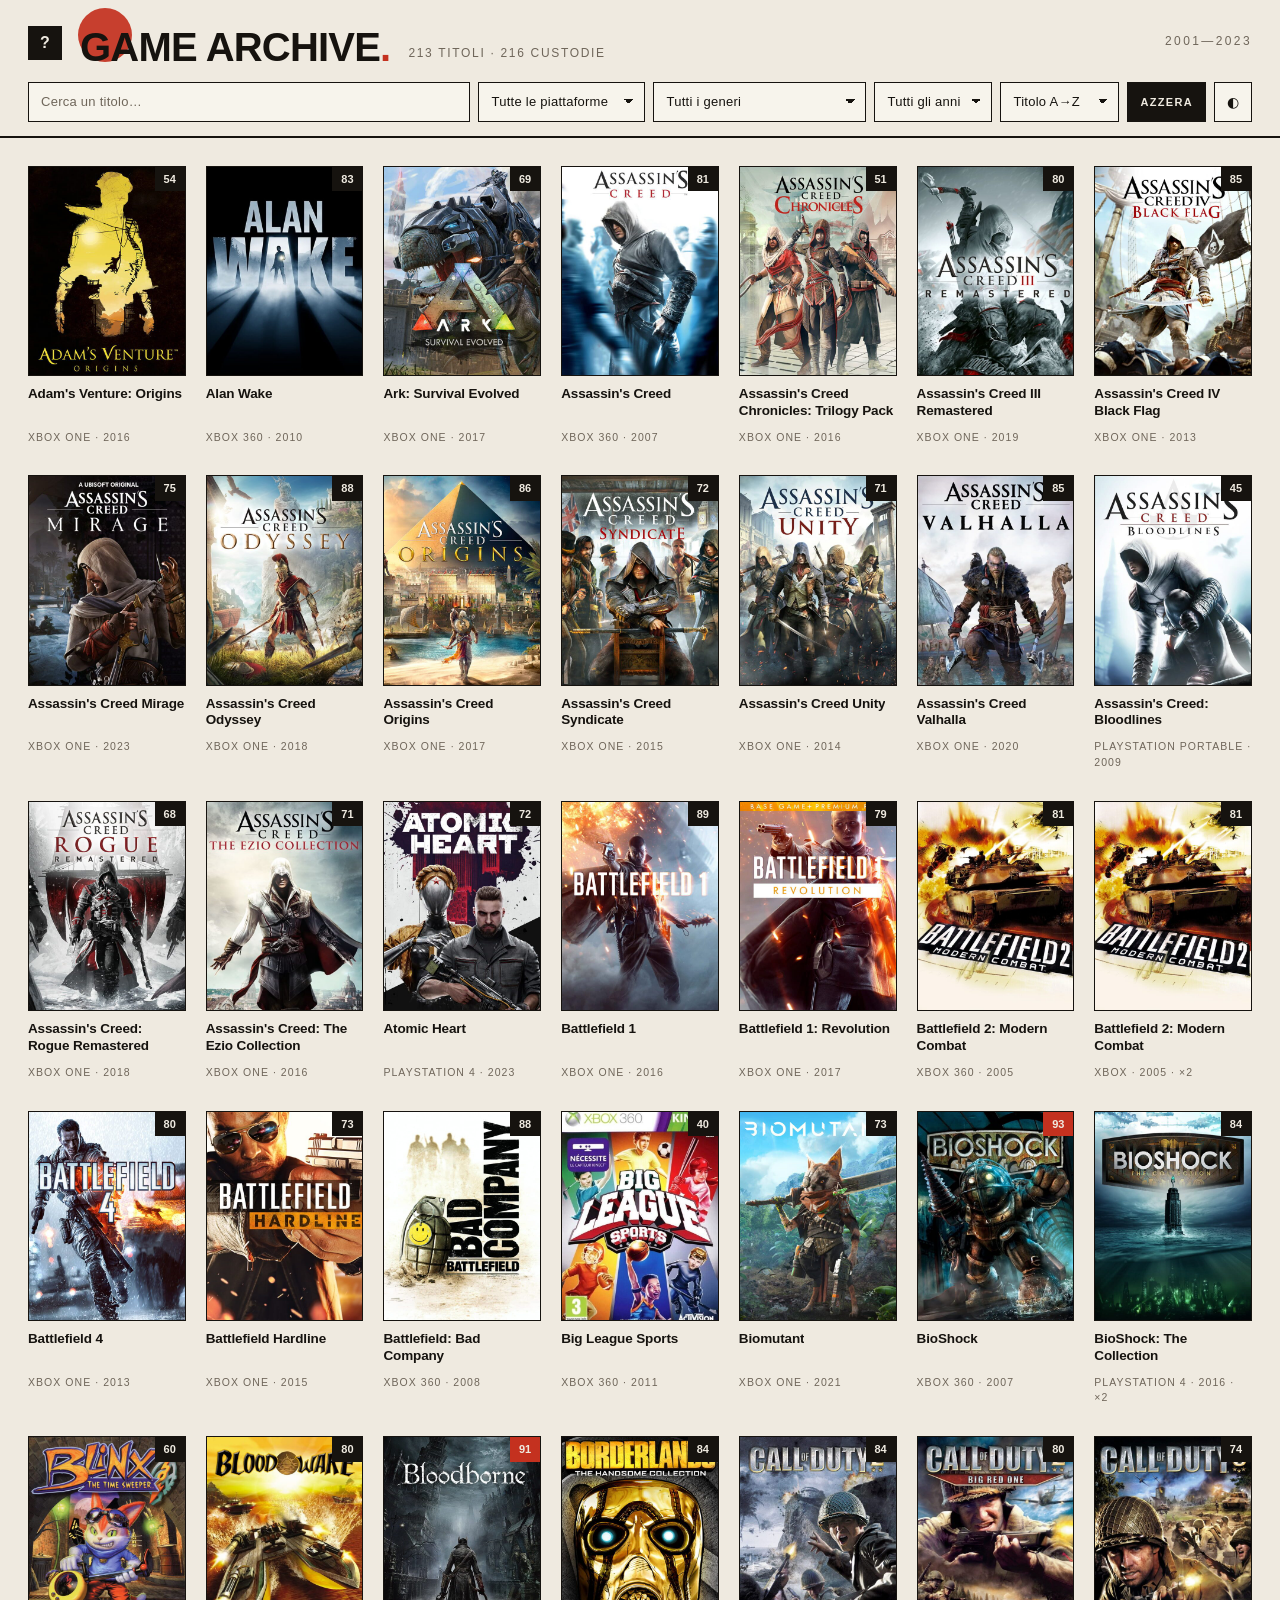
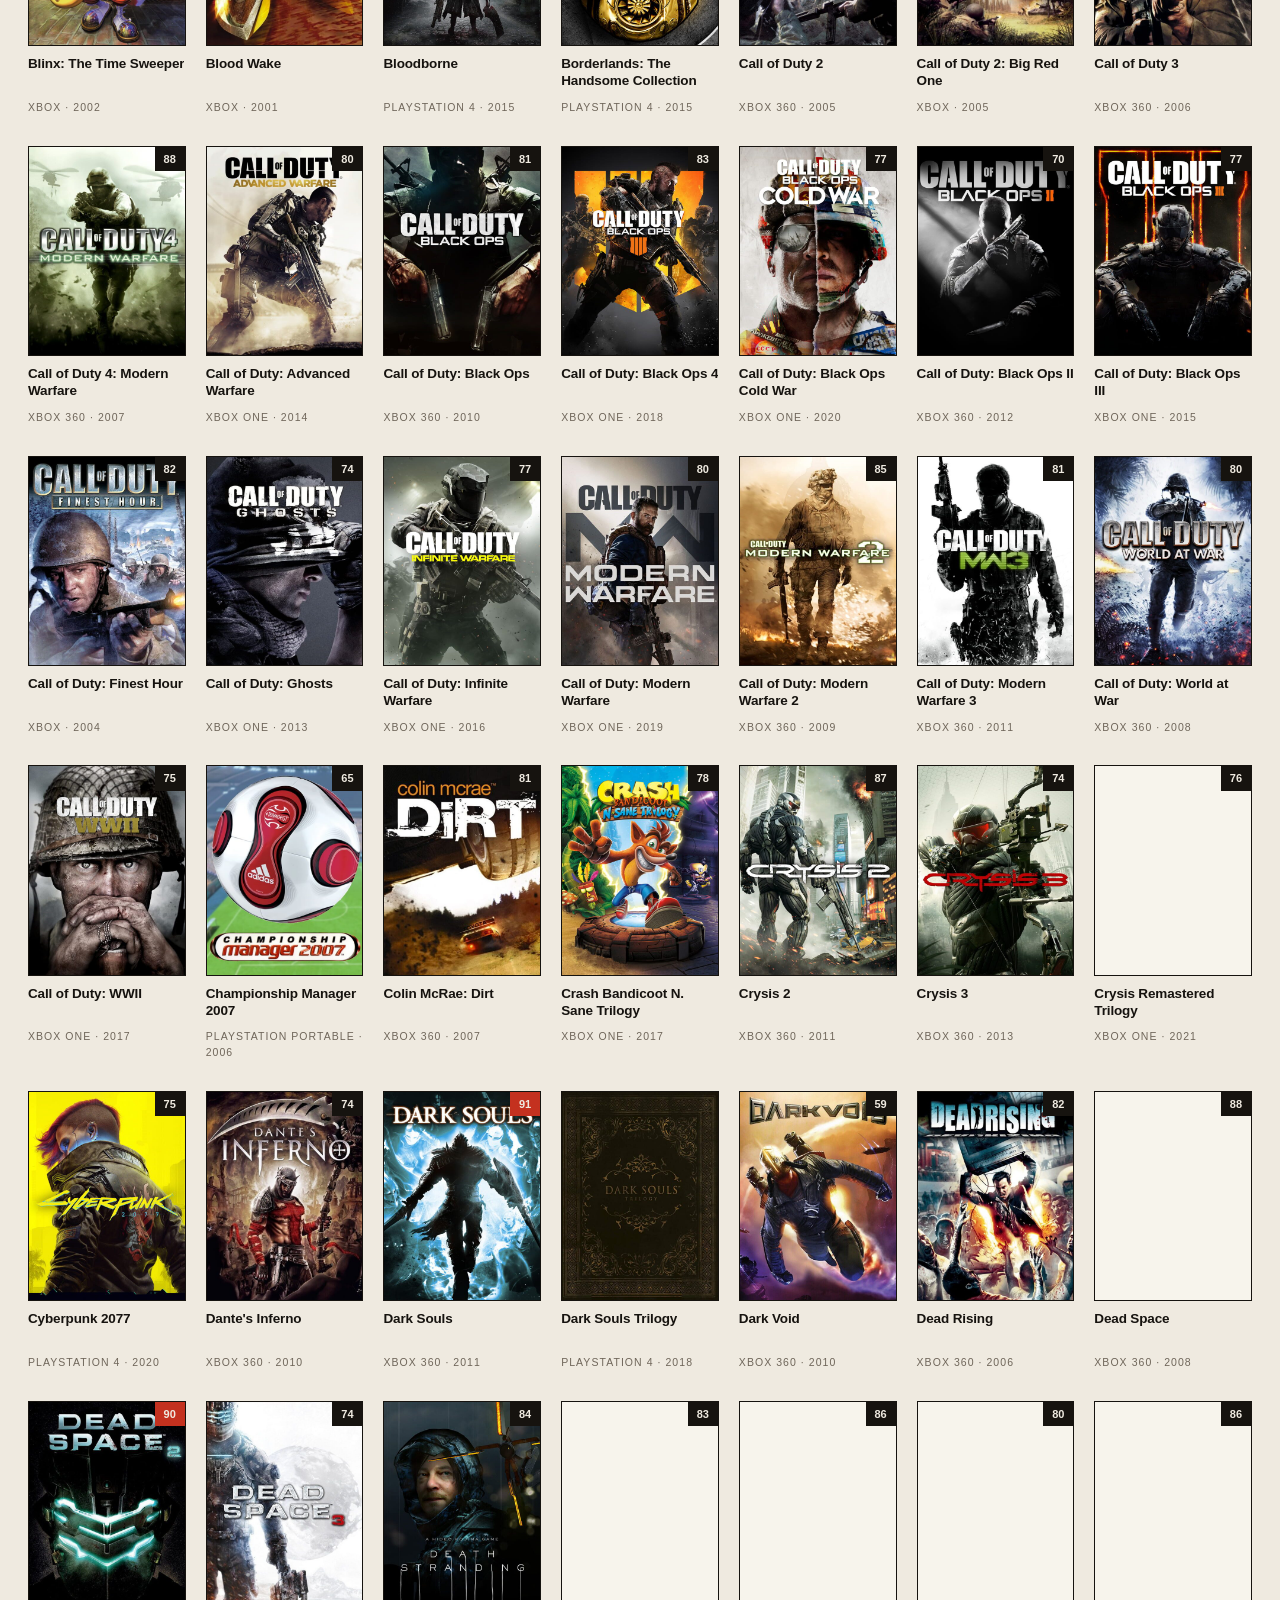
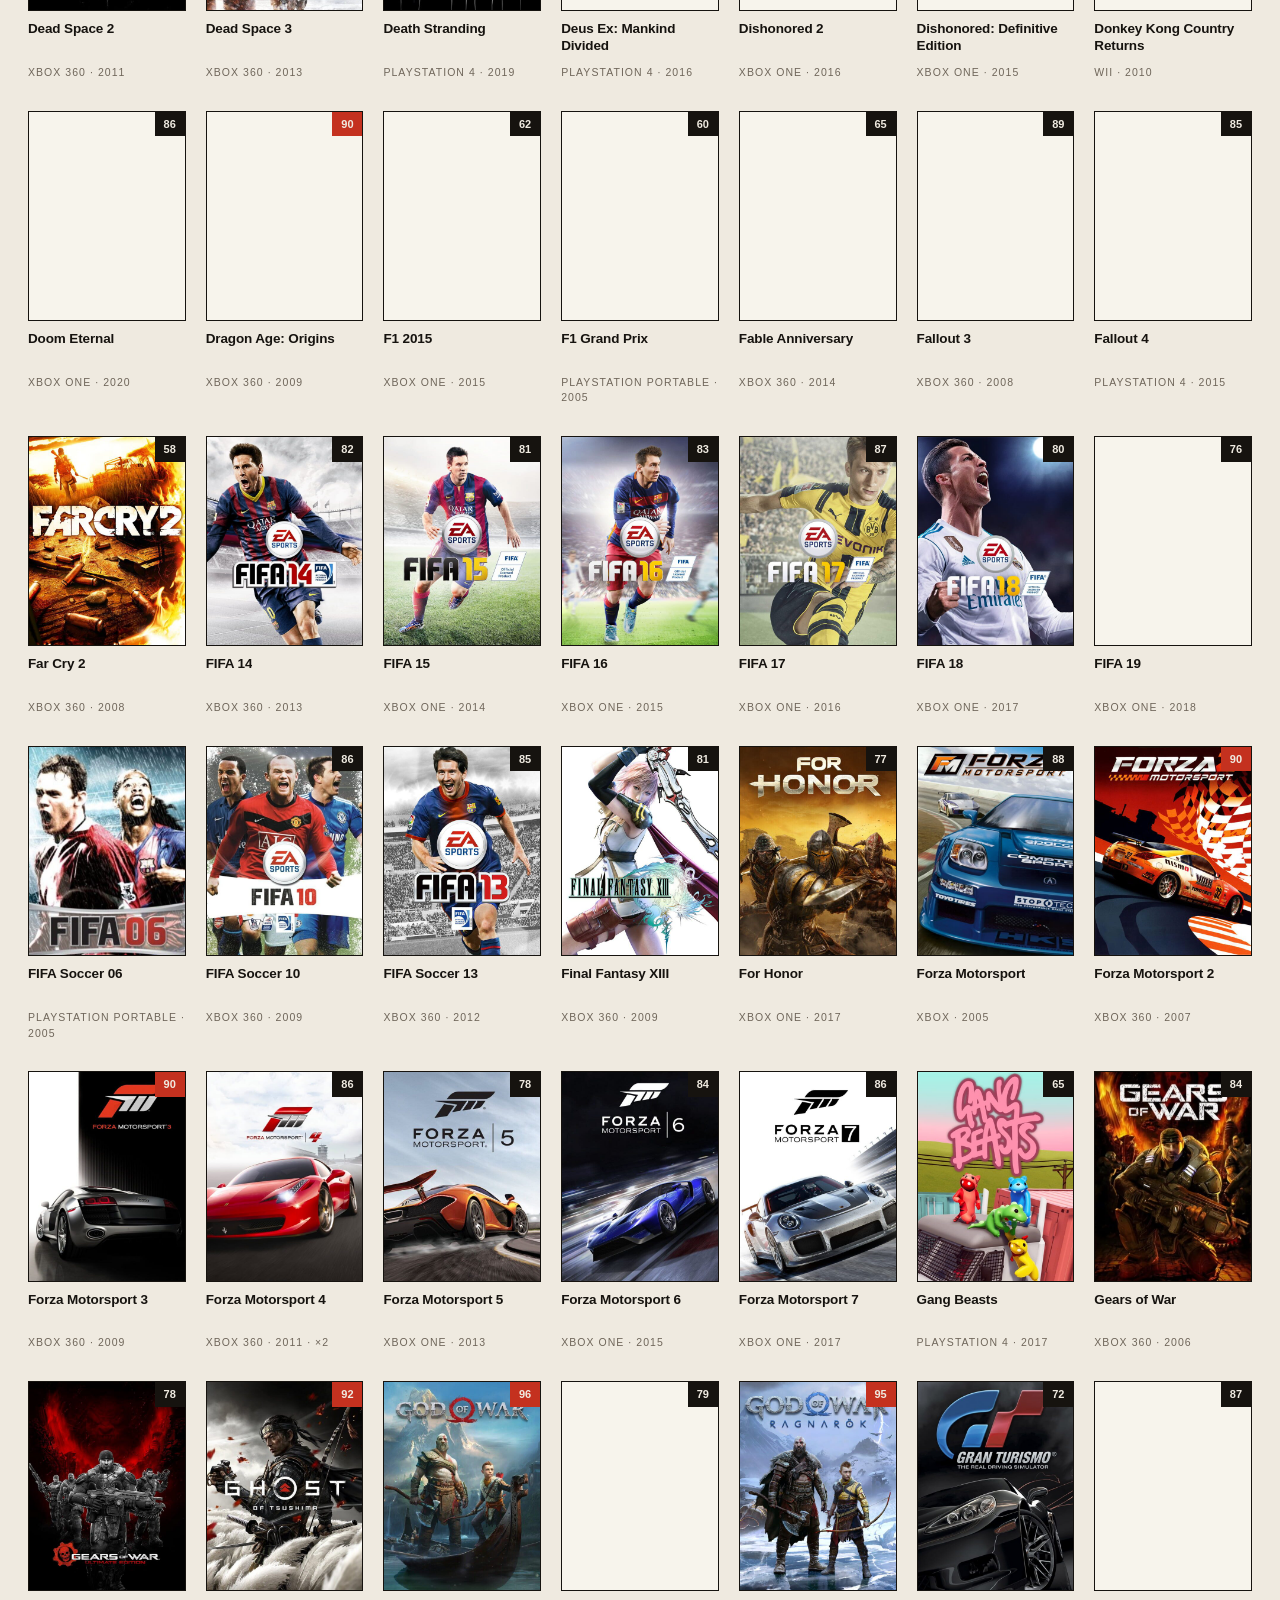
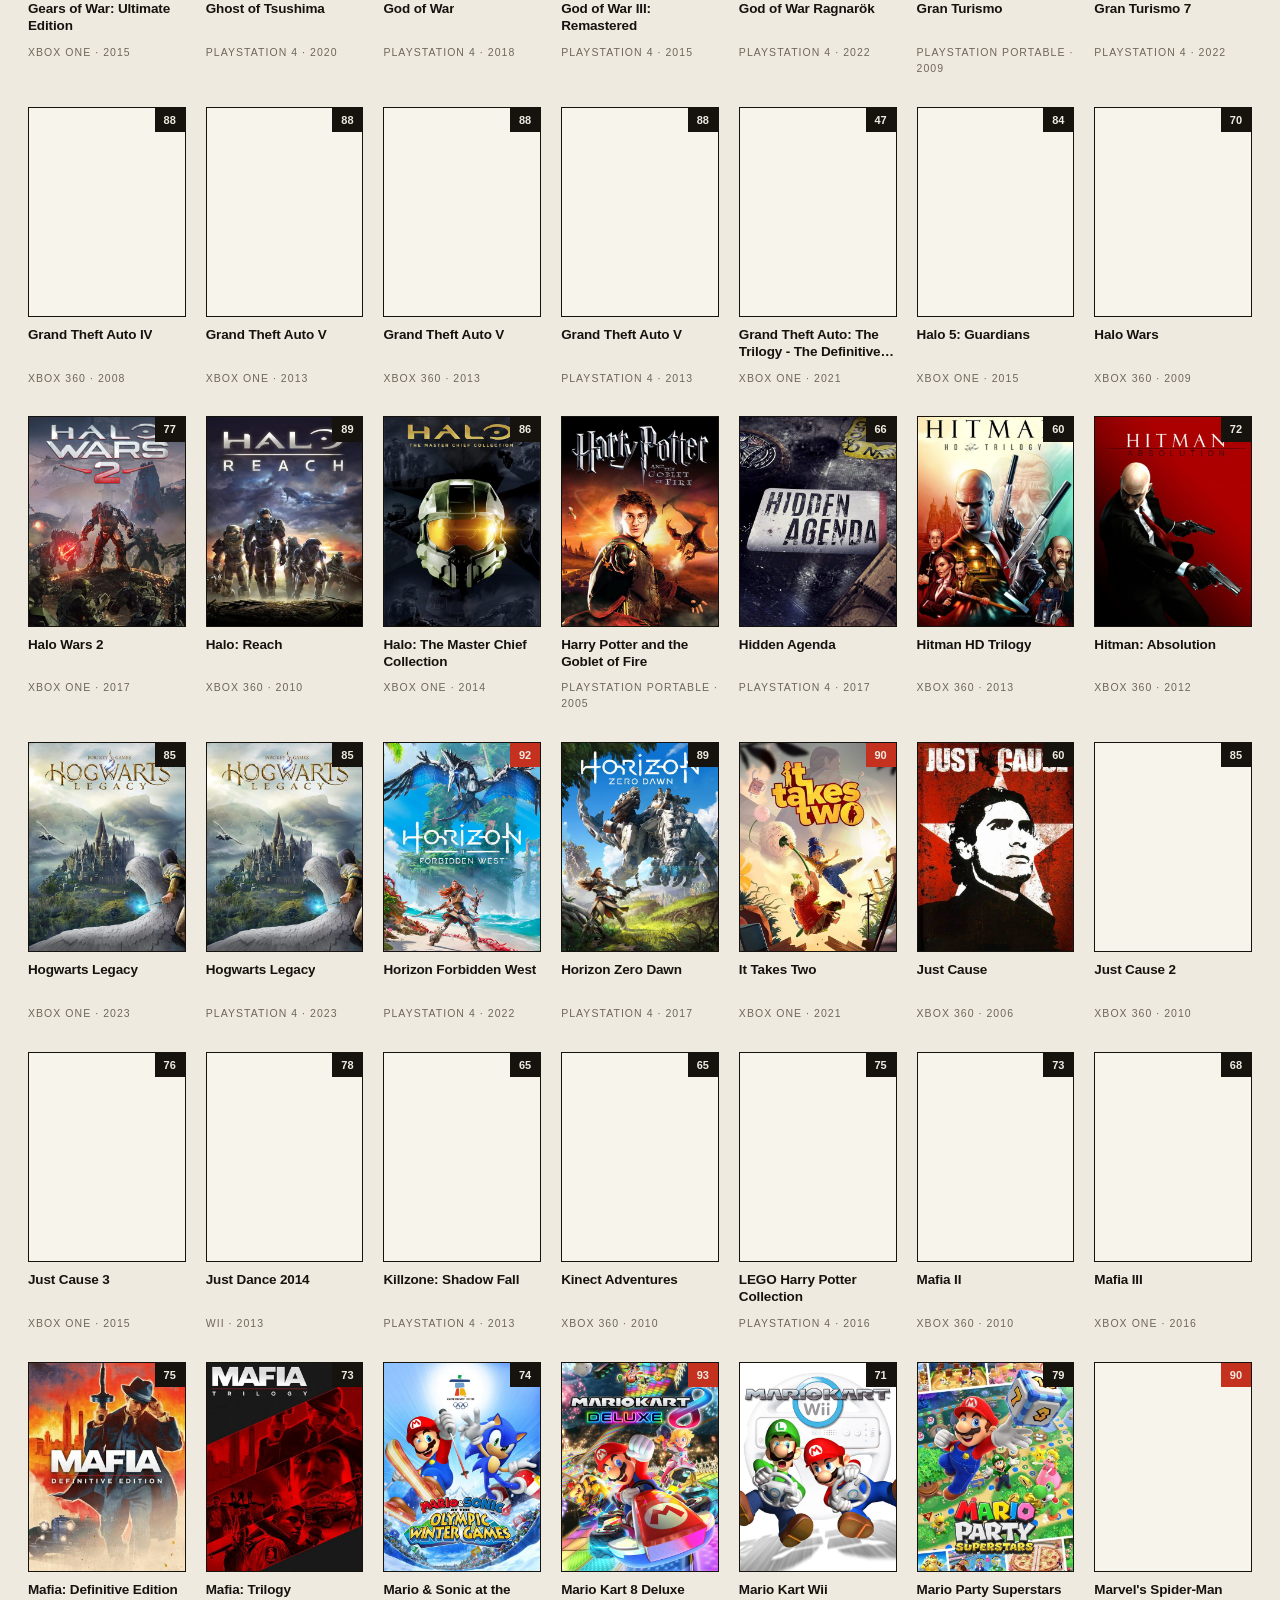
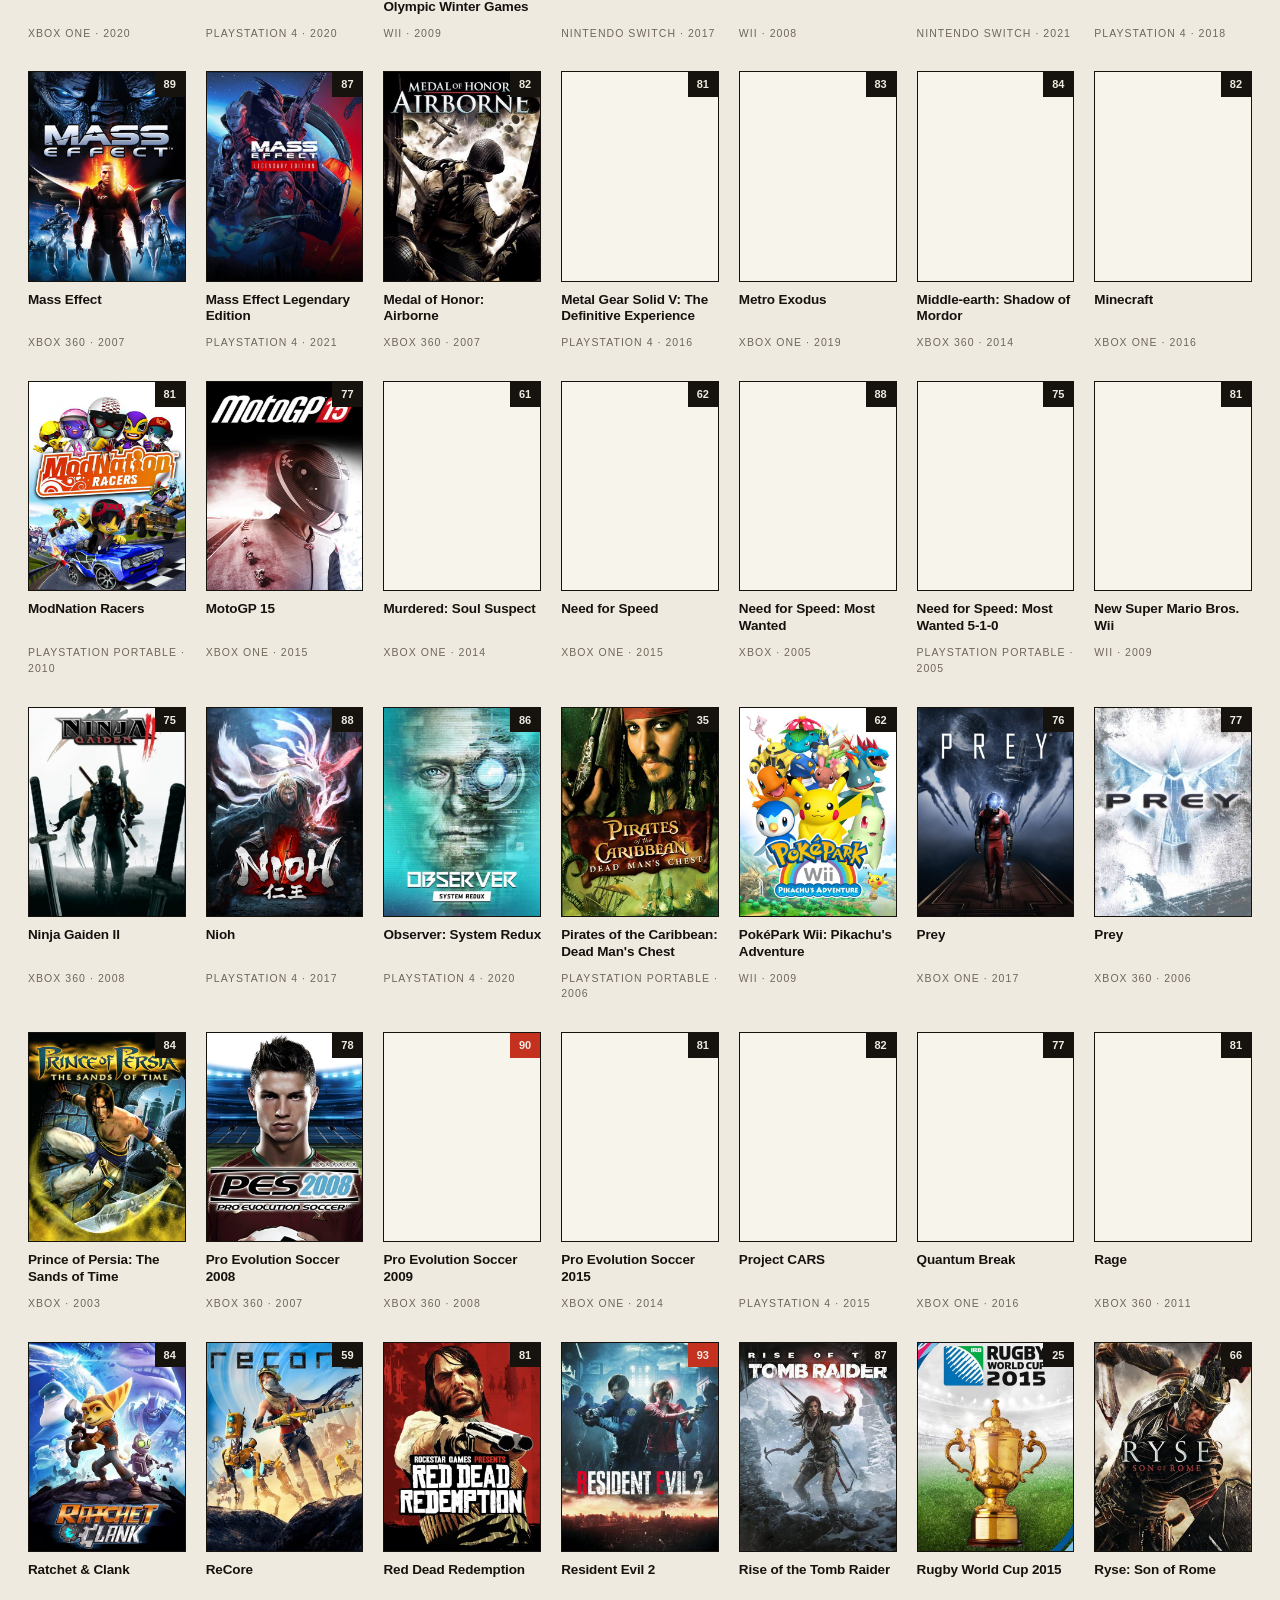
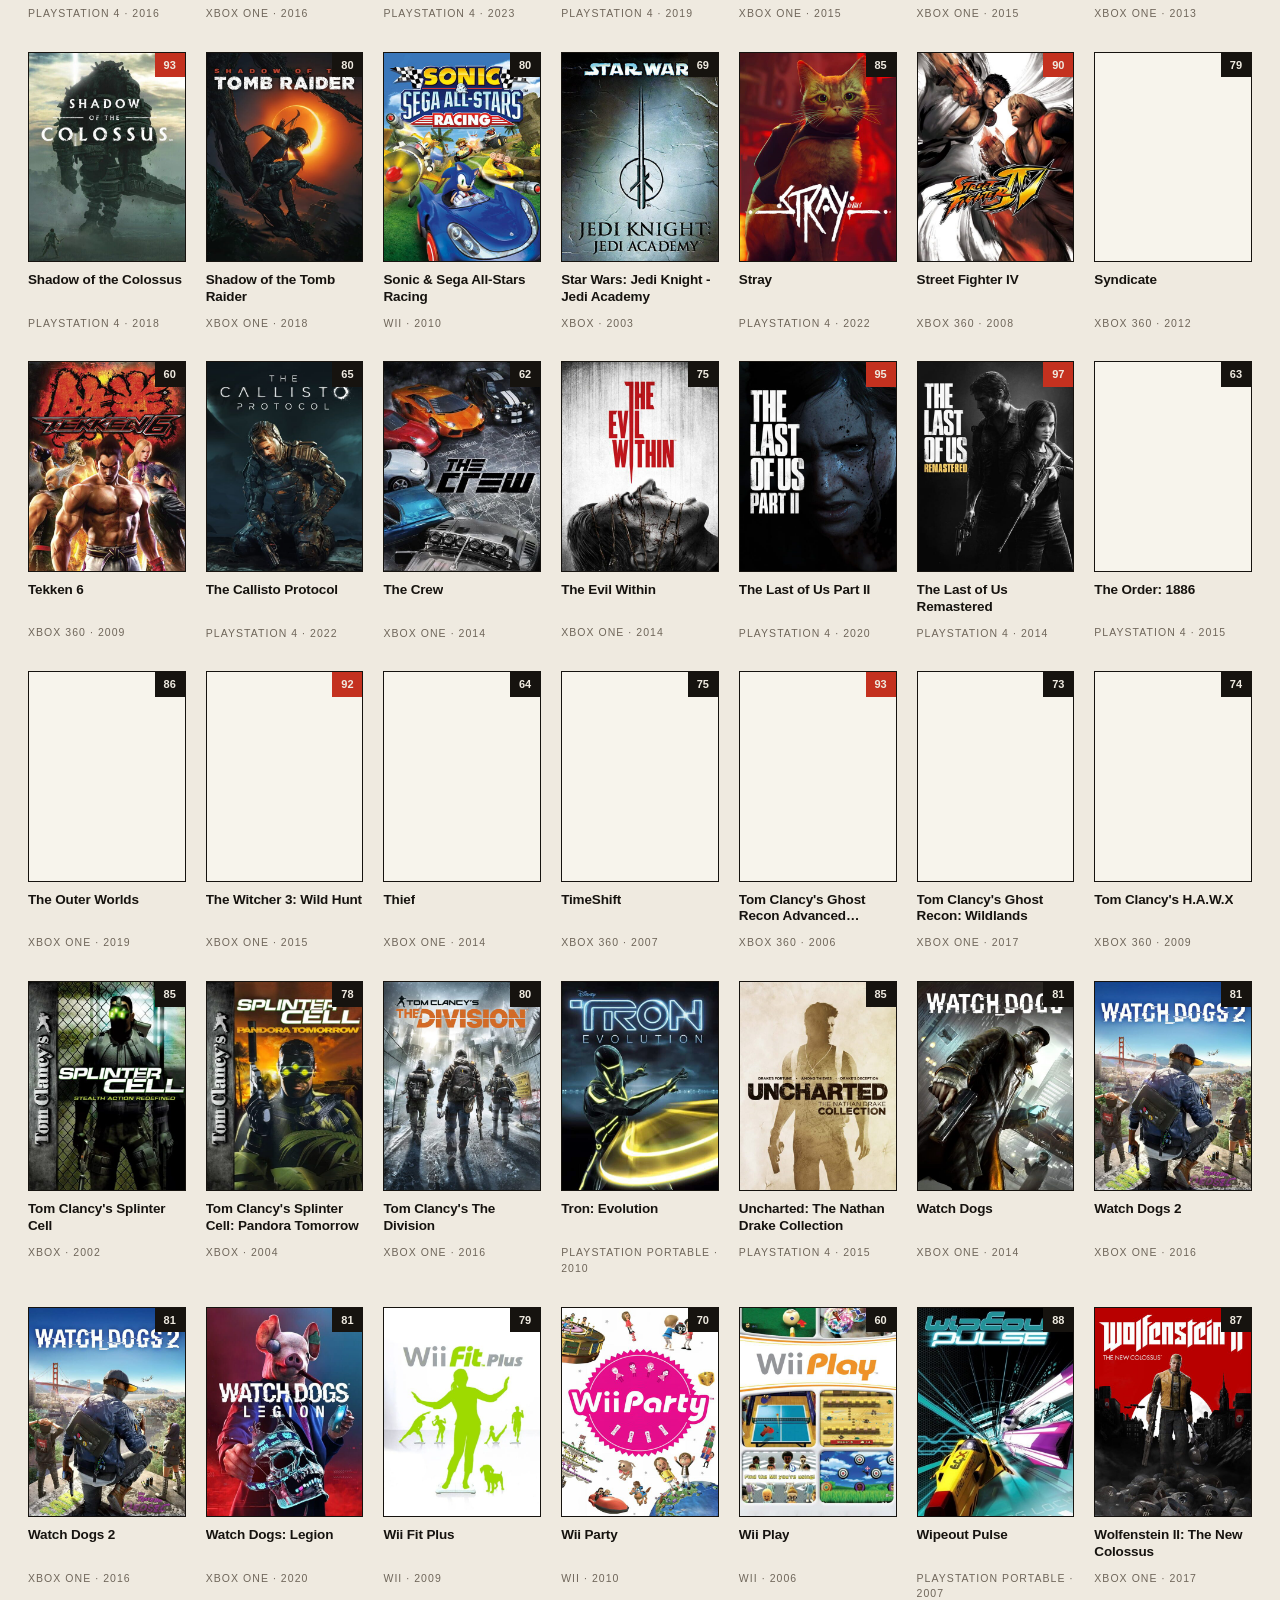
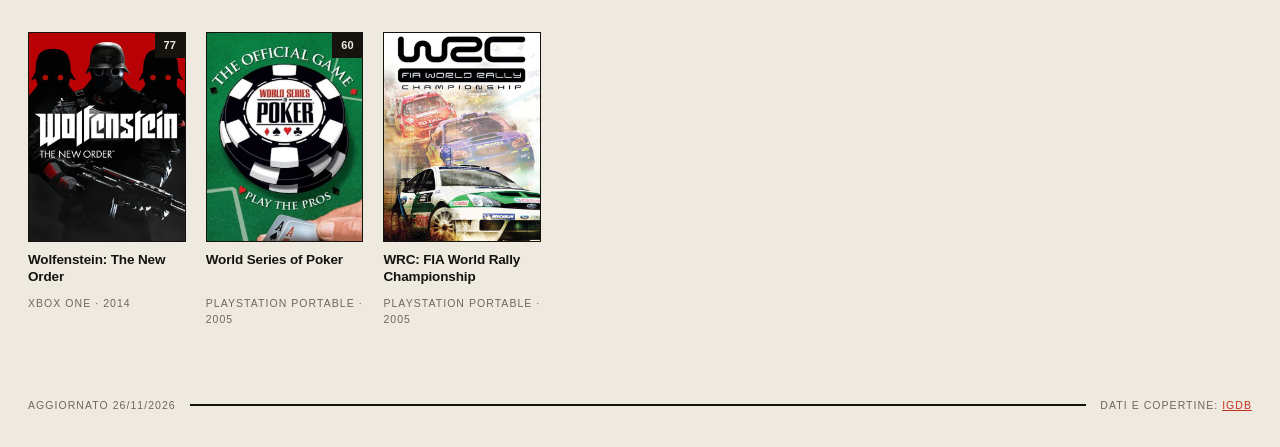
<file: site/index.html>
<!DOCTYPE html>
<html lang="it">
<head>
<meta charset="utf-8">
<meta name="viewport" content="width=device-width, initial-scale=1">
<title>Game Archive</title>
<meta name="description" content="Archivio personale della collezione di videogiochi: titoli, piattaforme, anni e copertine, con schede IGDB.">
<link rel="canonical" href="https://games.byluke.org/">
<meta property="og:type" content="website">
<meta property="og:locale" content="it_IT">
<meta property="og:site_name" content="Game Archive">
<meta property="og:url" content="https://games.byluke.org/">
<meta property="og:title" content="Game Archive">
<meta property="og:description" content="Archivio personale della collezione di videogiochi: titoli, piattaforme, anni e copertine, con schede IGDB.">
<meta property="og:image" content="https://games.byluke.org/og.png">
<meta property="og:image:type" content="image/png">
<meta property="og:image:width" content="1200">
<meta property="og:image:height" content="630">
<meta property="og:image:alt" content="Game Archive, manifesto della collezione di videogiochi su games.byluke.org.">
<meta name="twitter:card" content="summary_large_image">
<meta name="twitter:title" content="Game Archive">
<meta name="twitter:description" content="Archivio personale della collezione di videogiochi: titoli, piattaforme, anni e copertine, con schede IGDB.">
<meta name="twitter:image" content="https://games.byluke.org/og.png">
<link rel="icon" href="favicon.svg" type="image/svg+xml">
<link rel="stylesheet" href="styles.css">
</head>
<body>
<header class="topbar">
  <div class="topbar-row">
    <a class="nav-btn" href="consigliati.html" title="Giochi consigliati per te" aria-label="Giochi consigliati per te">?</a>
    <span class="mark" aria-hidden="true"></span>
    <h1>Game Archive<span class="dot">.</span></h1>
    <div class="status">
      <p class="count" id="count">—</p>
      <p class="offline" id="offline-status" role="status"></p>
    </div>
    <p class="serial" id="serial">A—01</p>
  </div>
  <div class="controls" id="controls">
    <input id="search" class="search" type="search" placeholder="Cerca un titolo…" aria-label="Cerca un titolo" autocomplete="off" autocorrect="off" autocapitalize="off" spellcheck="false" enterkeyhint="search">
    <button id="filters-toggle" class="ghost filters-toggle" type="button" aria-expanded="false" aria-controls="filters">Filtri</button>
    <div id="filters" class="filters">
      <select id="platform" class="select" aria-label="Piattaforma"><option value="">Tutte le piattaforme</option></select>
      <select id="genre" class="select" aria-label="Genere"><option value="">Tutti i generi</option></select>
      <select id="decade" class="select" aria-label="Decennio"><option value="">Tutti gli anni</option></select>
      <select id="sort" class="select" aria-label="Ordinamento">
        <option value="title">Titolo A→Z</option>
        <option value="title-desc">Titolo Z→A</option>
        <option value="year-desc">Più recenti</option>
        <option value="year">Più vecchi</option>
        <option value="rating">Voto più alto</option>
      </select>
      <button id="reset" class="ghost" type="button">Azzera</button>
      <button id="theme" class="theme-toggle" type="button" aria-label="Cambia tema" title="Cambia tema">◐</button>
    </div>
  </div>
</header>

<main>
  <div id="grid" class="grid"></div>
  <p id="empty" class="empty" hidden>Nessun gioco corrisponde ai filtri.</p>
</main>

<div id="dialog" class="dialog" hidden>
  <div class="dialog-backdrop" data-close></div>
  <article class="dialog-card" role="dialog" aria-modal="true" aria-labelledby="d-title" tabindex="-1">
    <button class="dialog-close" type="button" data-close aria-label="Chiudi">✕</button>
    <div class="dialog-body">
      <img id="d-cover" class="dialog-cover" alt="" hidden>
      <div class="dialog-info">
        <h2 id="d-title"></h2>
        <p id="d-meta" class="dialog-meta"></p>
        <p id="d-why" class="dialog-why" hidden></p>
        <p id="d-summary" class="dialog-summary"></p>
        <dl id="d-details" class="dialog-details"></dl>
        <a id="d-link" class="dialog-link" href="#" target="_blank" rel="noopener">Scheda su IGDB →<span class="sr-only"> (si apre in una nuova scheda)</span></a>
      </div>
    </div>
  </article>
</div>

<footer class="footer">
  <span id="generated"></span>
  <span class="bar"></span>
  <span>Dati e copertine: <a href="https://www.igdb.com" target="_blank" rel="noopener">IGDB</a></span>
</footer>

<script src="data/games.js"></script>
<script src="search.js"></script>
<script src="app.js"></script>
<script src="offline.js"></script>
</body>
</html>
</file>
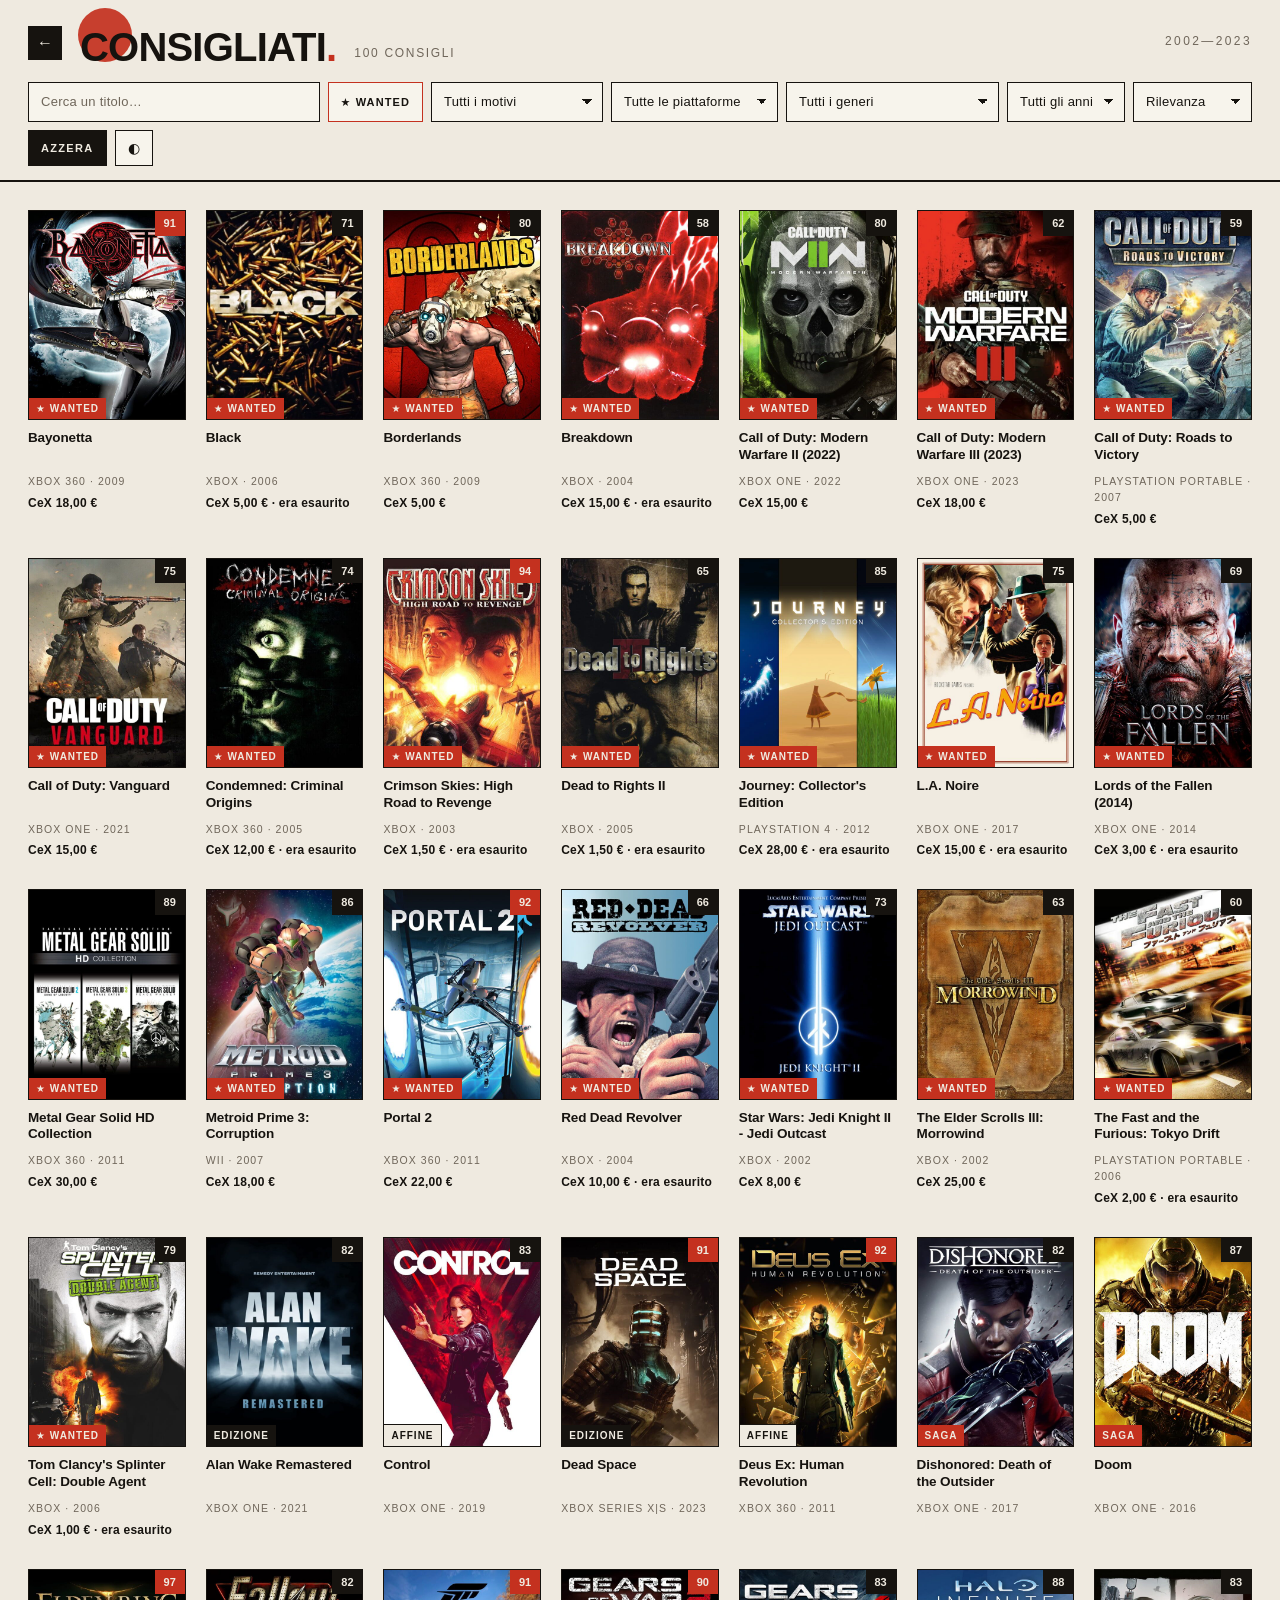
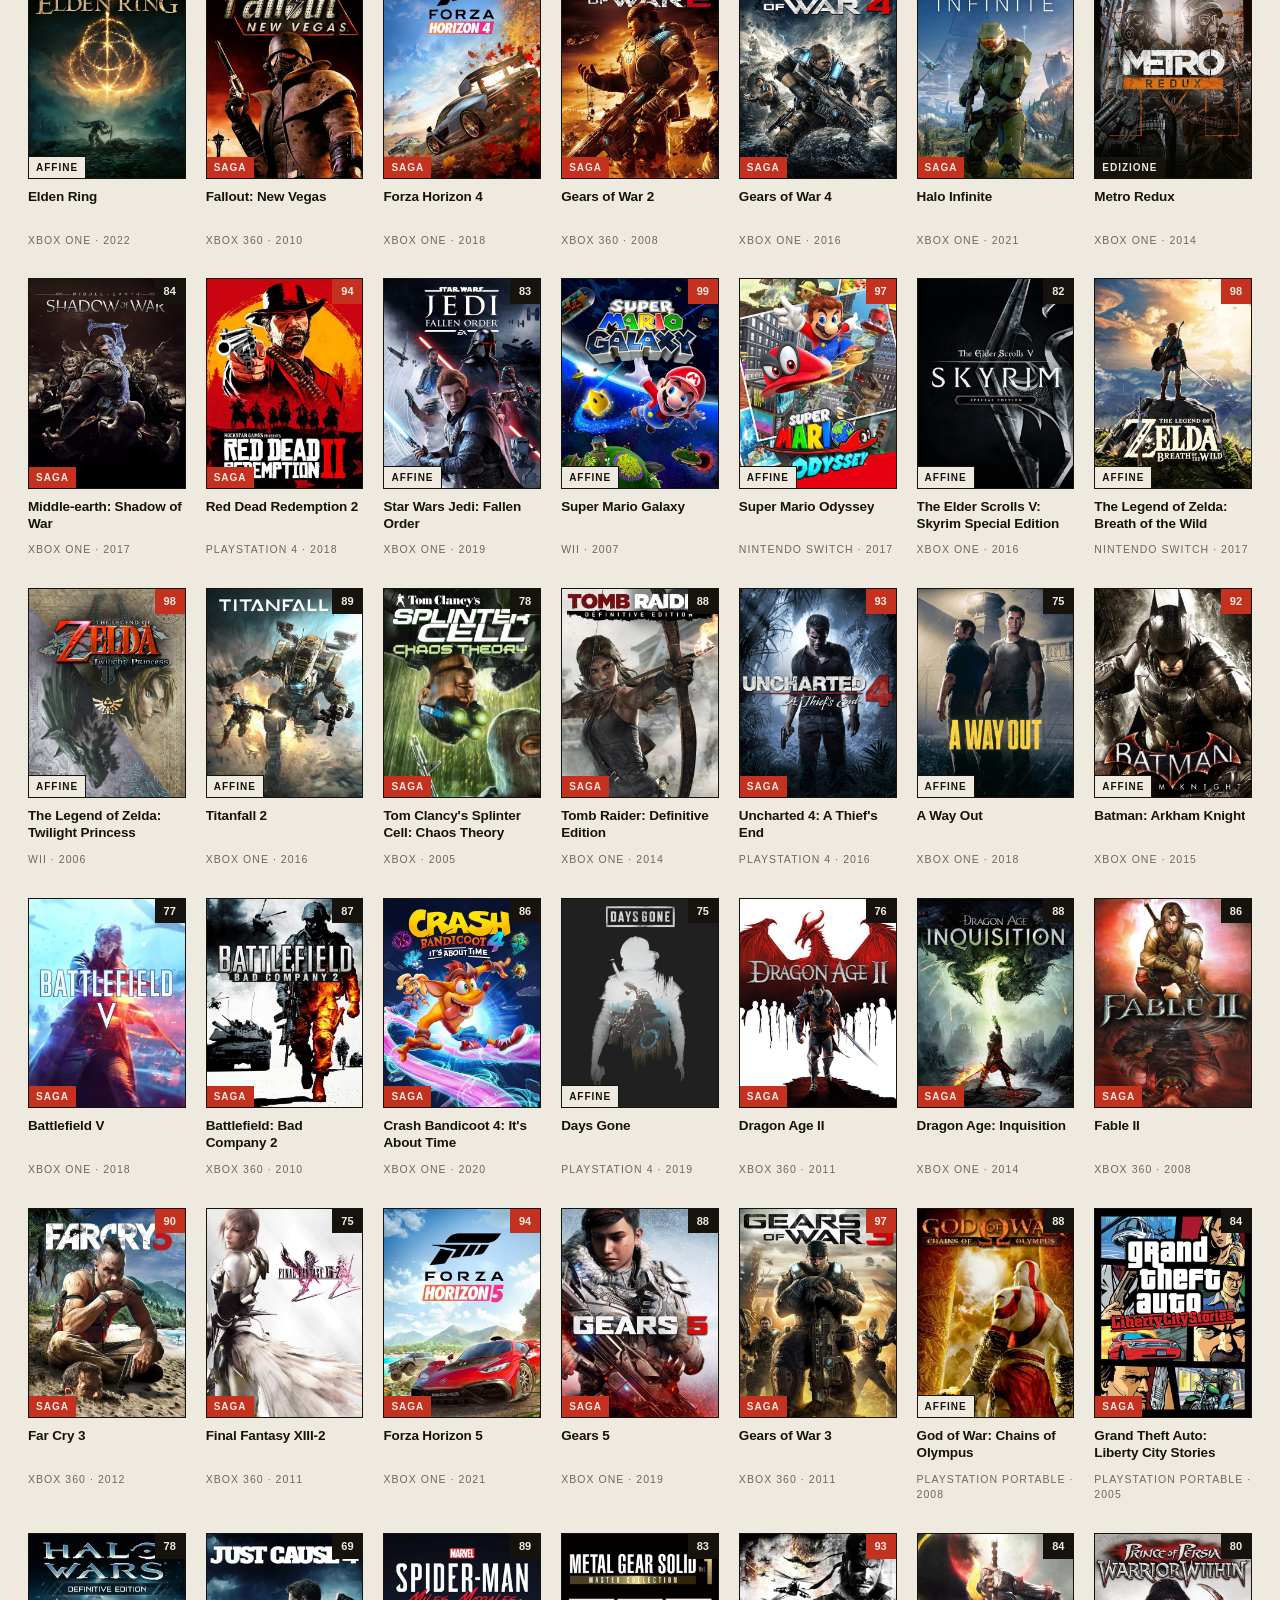
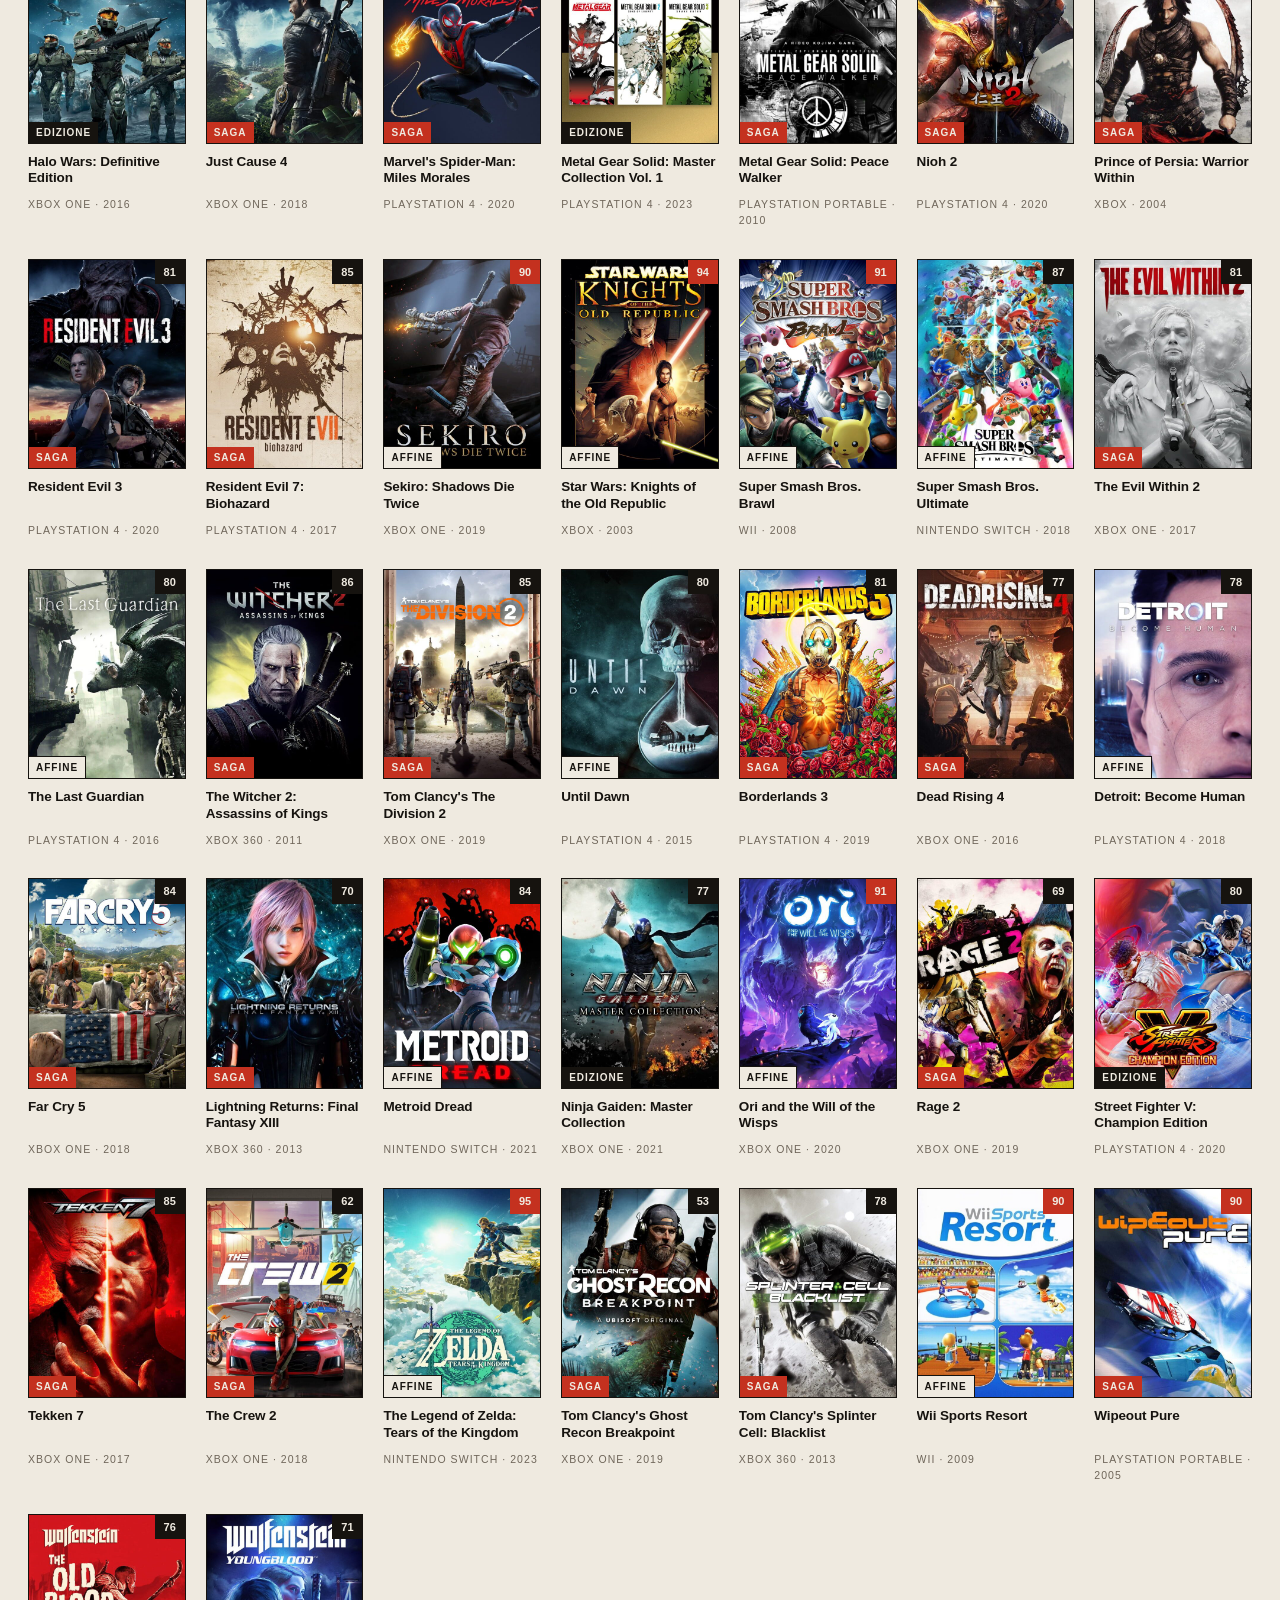
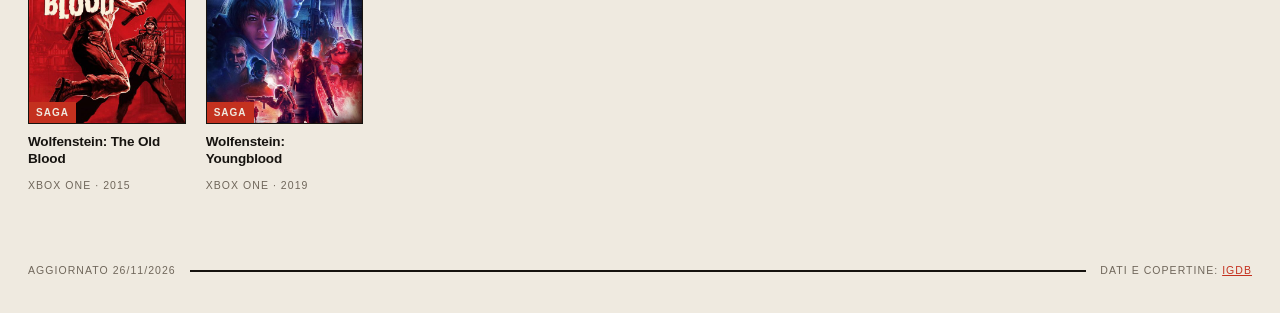
<file: site/consigliati.html>
<!DOCTYPE html>
<html lang="it">
<head>
<meta charset="utf-8">
<meta name="viewport" content="width=device-width, initial-scale=1">
<title>Consigliati · Game Archive</title>
<meta name="description" content="Giochi consigliati a partire dalla collezione: saghe da completare, edizioni definitive e titoli affini.">
<link rel="canonical" href="https://games.byluke.org/consigliati.html">
<meta property="og:type" content="website">
<meta property="og:locale" content="it_IT">
<meta property="og:site_name" content="Game Archive">
<meta property="og:url" content="https://games.byluke.org/consigliati.html">
<meta property="og:title" content="Consigliati · Game Archive">
<meta property="og:description" content="Giochi consigliati a partire dalla collezione: saghe da completare, edizioni definitive e titoli affini.">
<meta property="og:image" content="https://games.byluke.org/og.png">
<meta property="og:image:type" content="image/png">
<meta property="og:image:width" content="1200">
<meta property="og:image:height" content="630">
<meta property="og:image:alt" content="Game Archive, manifesto della collezione di videogiochi su games.byluke.org.">
<meta name="twitter:card" content="summary_large_image">
<meta name="twitter:title" content="Consigliati · Game Archive">
<meta name="twitter:description" content="Giochi consigliati a partire dalla collezione: saghe da completare, edizioni definitive e titoli affini.">
<meta name="twitter:image" content="https://games.byluke.org/og.png">
<link rel="icon" href="favicon.svg" type="image/svg+xml">
<link rel="stylesheet" href="styles.css">
</head>
<body>
<header class="topbar">
  <div class="topbar-row">
    <a class="nav-btn" href="index.html" title="Torna al tuo archivio" aria-label="Torna al tuo archivio">←</a>
    <span class="mark" aria-hidden="true"></span>
    <h1>Consigliati<span class="dot">.</span></h1>
    <div class="status">
      <p class="count" id="count">—</p>
      <p class="offline" id="offline-status" role="status"></p>
    </div>
    <p class="serial" id="serial">A—01</p>
  </div>
  <div class="controls" id="controls">
    <input id="search" class="search" type="search" placeholder="Cerca un titolo…" aria-label="Cerca un titolo" autocomplete="off" autocorrect="off" autocapitalize="off" spellcheck="false" enterkeyhint="search">
    <button id="filters-toggle" class="ghost filters-toggle" type="button" aria-expanded="false" aria-controls="filters">Filtri</button>
    <div id="filters" class="filters">
      <select id="platform" class="select" aria-label="Piattaforma"><option value="">Tutte le piattaforme</option></select>
      <select id="genre" class="select" aria-label="Genere"><option value="">Tutti i generi</option></select>
      <select id="decade" class="select" aria-label="Decennio"><option value="">Tutti gli anni</option></select>
      <select id="sort" class="select" aria-label="Ordinamento">
        <option value="priority">Rilevanza</option>
        <option value="title">Titolo A→Z</option>
        <option value="title-desc">Titolo Z→A</option>
        <option value="year-desc">Più recenti</option>
        <option value="year">Più vecchi</option>
        <option value="rating">Voto più alto</option>
      </select>
      <button id="reset" class="ghost" type="button">Azzera</button>
      <button id="theme" class="theme-toggle" type="button" aria-label="Cambia tema" title="Cambia tema">◐</button>
    </div>
  </div>
</header>

<main>
  <div id="grid" class="grid"></div>
  <p id="empty" class="empty" hidden>Nessun gioco corrisponde ai filtri.</p>
</main>

<div id="dialog" class="dialog" hidden>
  <div class="dialog-backdrop" data-close></div>
  <article class="dialog-card" role="dialog" aria-modal="true" aria-labelledby="d-title" tabindex="-1">
    <button class="dialog-close" type="button" data-close aria-label="Chiudi">✕</button>
    <div class="dialog-body">
      <img id="d-cover" class="dialog-cover" alt="" hidden>
      <div class="dialog-info">
        <h2 id="d-title"></h2>
        <p id="d-meta" class="dialog-meta"></p>
        <p id="d-why" class="dialog-why" hidden></p>
        <p id="d-summary" class="dialog-summary"></p>
        <dl id="d-details" class="dialog-details"></dl>
        <a id="d-link" class="dialog-link" href="#" target="_blank" rel="noopener">Scheda su IGDB →<span class="sr-only"> (si apre in una nuova scheda)</span></a>
      </div>
    </div>
  </article>
</div>

<footer class="footer">
  <span id="generated"></span>
  <span class="bar"></span>
  <span>Dati e copertine: <a href="https://www.igdb.com" target="_blank" rel="noopener">IGDB</a></span>
</footer>

<script src="data/recommendations.js"></script>
<script src="search.js"></script>
<script src="app.js"></script>
<script src="offline.js"></script>
</body>
</html>
</file>
<file: site/styles.css>
/* Game Archive — palette editoriale giapponese anni 80: crema, vermiglio, nero */
:root {
  --paper:       #efeae0;
  --paper-card:  #f7f4ec;
  --ink:         #16130f;
  --ink-soft:    #6f665a;
  --vermilion:   #c4311f;
  --rule:        #16130f;
  --rule-soft:   #cfc6b4;
  --shadow:      6px 6px 0 var(--ink);
  --shadow-red:  6px 6px 0 var(--vermilion);
}

@media (prefers-color-scheme: dark) {
  :root:not([data-theme="light"]) {
    --paper:      #14110e;
    --paper-card: #1d1a15;
    --ink:        #f1ece1;
    --ink-soft:   #9d9384;
    --vermilion:  #f2522c;
    --rule:       #3b352c;
    --rule-soft:  #2b271f;
    --shadow:     6px 6px 0 #3b352c;
    --shadow-red: 6px 6px 0 var(--vermilion);
  }
}
:root[data-theme="dark"] {
  --paper:      #14110e;
  --paper-card: #1d1a15;
  --ink:        #f1ece1;
  --ink-soft:   #9d9384;
  --vermilion:  #f2522c;
  --rule:       #3b352c;
  --rule-soft:  #2b271f;
  --shadow:     6px 6px 0 #3b352c;
  --shadow-red: 6px 6px 0 var(--vermilion);
}

* { box-sizing: border-box; }

body {
  margin: 0;
  background: var(--paper);
  color: var(--ink);
  font: 15px/1.5 "Helvetica Neue", Helvetica, Inter, Arial, system-ui, sans-serif;
  -webkit-font-smoothing: antialiased;
}

a { color: var(--vermilion); }

/* ---------- testata ---------- */

.topbar {
  position: sticky;
  top: 0;
  z-index: 10;
  background: var(--paper);
  border-bottom: 2px solid var(--ink);
  padding: 20px 28px 14px;
}

.topbar-row {
  display: flex;
  align-items: flex-end;
  gap: 18px;
  flex-wrap: wrap;
  position: relative;
}

.topbar h1 {
  margin: 0;
  font-size: clamp(26px, 4vw, 40px);
  font-weight: 800;
  letter-spacing: -0.02em;
  text-transform: uppercase;
  line-height: 0.95;
}

.topbar h1 .dot { color: var(--vermilion); }

.nav-btn {
  display: grid;
  place-items: center;
  width: 34px;
  height: 34px;
  flex: 0 0 34px;
  background: var(--ink);
  color: var(--paper);
  border: 1.5px solid var(--ink);
  font-size: 16px;
  font-weight: 700;
  text-decoration: none;
  line-height: 1;
  align-self: center;
}
.nav-btn:hover { background: var(--vermilion); border-color: var(--vermilion); color: var(--paper); }
.nav-btn:focus-visible { outline: 2px solid var(--vermilion); outline-offset: 2px; }

.mark {
  position: absolute;
  top: -12px;
  left: 50px;
  width: 54px;
  height: 54px;
  border-radius: 50%;
  background: var(--vermilion);
  opacity: .92;
  z-index: -1;
}

.status { display: flex; flex-wrap: wrap; align-items: baseline; column-gap: 14px; }

.offline {
  margin: 0 0 4px;
  font-size: 11px;
  letter-spacing: .1em;
  text-transform: uppercase;
  color: var(--ink-soft);
}
.offline:empty { display: none; }
.offline[data-state="ready"] { color: var(--vermilion); font-weight: 700; }

.count {
  margin: 0 0 4px;
  font-size: 12px;
  letter-spacing: .14em;
  text-transform: uppercase;
  color: var(--ink-soft);
}

.serial {
  margin-left: auto;
  font-size: 12px;
  letter-spacing: .2em;
  color: var(--ink-soft);
  padding-bottom: 4px;
}

/* ---------- controlli ---------- */

.controls { display: flex; flex-wrap: wrap; gap: 8px; margin-top: 16px; }
.controls > *, .filters > * { min-width: 0; max-width: 100%; }
/* su schermo largo i filtri stanno in riga con la ricerca, senza contenitore proprio */
.filters { display: contents; }
.filters-toggle { display: none; }

.search, .select, .ghost {
  background: var(--paper-card);
  color: var(--ink);
  border: 1.5px solid var(--ink);
  border-radius: 0;
  padding: 9px 12px;
  font: inherit;
  font-size: 13px;
  letter-spacing: .02em;
}
.search { flex: 1 1 240px; min-width: 170px; }
.search::placeholder { color: var(--ink-soft); }
.select { appearance: none; padding-right: 30px; cursor: pointer;
  background-image: linear-gradient(45deg, transparent 50%, currentColor 50%), linear-gradient(135deg, currentColor 50%, transparent 50%);
  background-position: calc(100% - 15px) center, calc(100% - 10px) center;
  background-size: 5px 5px, 5px 5px;
  background-repeat: no-repeat;
}
.search:focus, .select:focus, .ghost:focus-visible {
  outline: 2px solid var(--vermilion);
  outline-offset: 2px;
}
.ghost {
  cursor: pointer;
  text-transform: uppercase;
  letter-spacing: .12em;
  font-size: 11px;
  font-weight: 700;
  background: var(--ink);
  color: var(--paper);
}
.ghost:hover { background: var(--vermilion); }

.theme-toggle {
  width: 38px;
  padding: 0;
  font-size: 14px;
  background: var(--paper-card);
  color: var(--ink);
  border: 1.5px solid var(--ink);
  cursor: pointer;
}
.theme-toggle:hover { background: var(--vermilion); color: var(--paper); }
.theme-toggle:focus-visible, .dialog-close:focus-visible {
  outline: 2px solid var(--vermilion);
  outline-offset: 2px;
}

/* ---------- griglia ---------- */

main { padding: 28px 28px 70px; }

.grid {
  display: grid;
  grid-template-columns: repeat(auto-fill, minmax(155px, 1fr));
  gap: 30px 20px;
}

.card {
  display: flex;
  flex-direction: column;
  gap: 10px;
  background: none;
  border: 0;
  padding: 0;
  color: inherit;
  font: inherit;
  text-align: left;
  cursor: pointer;
}

.card-art {
  position: relative;
  aspect-ratio: 3 / 4;
  overflow: hidden;
  background: var(--paper-card);
  border: 1.5px solid var(--ink);
  transition: transform .12s ease, box-shadow .12s ease;
}
.card:hover .card-art, .card:focus-visible .card-art {
  transform: translate(-3px, -3px);
  box-shadow: var(--shadow-red);
}
.card-art img { width: 100%; height: 100%; object-fit: cover; display: block; }

.placeholder {
  display: flex;
  align-items: center;
  justify-content: center;
  height: 100%;
  padding: 12px;
  text-align: center;
  font-size: 11px;
  letter-spacing: .1em;
  text-transform: uppercase;
  color: var(--ink-soft);
  background:
    repeating-linear-gradient(45deg, transparent 0 7px, var(--rule-soft) 7px 8px);
}

.badge {
  position: absolute;
  top: 0;
  right: 0;
  min-width: 30px;
  padding: 4px 6px;
  font-size: 11px;
  font-weight: 800;
  text-align: center;
  background: var(--ink);
  color: var(--paper);
}
.badge.high { background: var(--vermilion); color: var(--paper); }

/* etichetta del motivo, solo nella pagina dei consigli */
.kind {
  position: absolute;
  left: 0;
  bottom: 0;
  padding: 3px 7px;
  font-size: 10px;
  font-weight: 700;
  letter-spacing: .1em;
  text-transform: uppercase;
  background: var(--ink);
  color: var(--paper);
}
.kind-saga { background: var(--vermilion); color: var(--paper); }
.kind-edizione { background: var(--ink); }
.kind-genere { background: var(--paper); color: var(--ink); border-top: 1.5px solid var(--ink); border-right: 1.5px solid var(--ink); }

.card-title {
  font-size: 13.5px;
  font-weight: 700;
  line-height: 1.25;
  letter-spacing: -0.01em;
  display: -webkit-box;
  -webkit-line-clamp: 2;        /* due righe: le card restano allineate */
  -webkit-box-orient: vertical;
  overflow: hidden;
  min-height: 2.5em;
}
.card-sub {
  font-size: 10.5px;
  letter-spacing: .1em;
  text-transform: uppercase;
  color: var(--ink-soft);
}

/* raccolte trovate per ciò che contengono: la fascia copre il voto, che qui conta meno */
.card-inside {
  position: absolute;
  top: 0;
  left: 0;
  right: 0;
  z-index: 1;
  padding: 6px 8px;
  font-size: 11px;
  font-weight: 700;
  line-height: 1.3;
  background: var(--vermilion);
  color: var(--paper);
  display: -webkit-box;
  -webkit-line-clamp: 4;
  -webkit-box-orient: vertical;
  overflow: hidden;
}

.card-price {
  margin-top: -6px;
  font-size: 12px;
  font-weight: 800;
  letter-spacing: .02em;
}
.kind-wanted { background: var(--vermilion); color: var(--paper); }

.wanted-toggle {
  min-width: 0;
  padding: 9px 12px;
  font: inherit;
  font-size: 11px;
  font-weight: 700;
  letter-spacing: .1em;
  text-transform: uppercase;
  white-space: nowrap;
  color: var(--ink);
  background: var(--paper-card);
  border: 1.5px solid var(--vermilion);
  cursor: pointer;
}
.wanted-toggle[aria-pressed="true"] { background: var(--vermilion); color: var(--paper); }
.wanted-toggle:focus-visible { outline: 2px solid var(--vermilion); outline-offset: 2px; }

.empty:not([hidden]) { display: flex; flex-direction: column; align-items: center; gap: 12px; }
.empty-action {
  font: inherit;
  letter-spacing: inherit;
  text-transform: inherit;
  font-weight: 700;
  text-decoration: none;
  color: var(--paper);
  background: var(--ink);
  border: 0;
  padding: 12px 16px;
  cursor: pointer;
}

.empty {
  color: var(--ink-soft);
  text-align: center;
  padding: 70px 0;
  letter-spacing: .1em;
  text-transform: uppercase;
  font-size: 12px;
}

/* ---------- scheda ---------- */

.dialog { position: fixed; inset: 0; z-index: 20; display: grid; place-items: center; padding: 24px; }
.dialog[hidden] { display: none; }   /* [hidden] da solo perderebbe contro display:grid */
.dialog-backdrop { position: absolute; inset: 0; background: rgba(22, 19, 15, .55); }

.dialog-card {
  position: relative;
  width: min(780px, 100%);
  max-height: 86vh;
  overflow: auto;
  background: var(--paper-card);
  border: 2px solid var(--ink);
  box-shadow: var(--shadow);
  padding: 28px;
}

.dialog-close {
  position: absolute;
  top: 0;
  right: 0;
  width: 34px;
  height: 34px;
  background: var(--ink);
  color: var(--paper);
  border: 0;
  font-size: 18px;
  line-height: 1;
  cursor: pointer;
}
.dialog-close:hover { background: var(--vermilion); }

.dialog-body { display: flex; gap: 26px; flex-wrap: wrap; }

.dialog-cover {
  width: 210px;
  aspect-ratio: 3 / 4;
  object-fit: cover;
  border: 1.5px solid var(--ink);
  background: var(--paper);
  display: block;
}
.dialog-cover[hidden] { display: none; }

.dialog-info { flex: 1 1 320px; min-width: 250px; }
.dialog-info h2 {
  margin: 0 0 6px;
  font-size: 24px;
  font-weight: 800;
  letter-spacing: -0.02em;
  line-height: 1.1;
}

.dialog-meta {
  margin: 0 0 16px;
  font-size: 11px;
  letter-spacing: .12em;
  text-transform: uppercase;
  color: var(--ink-soft);
  padding-bottom: 14px;
  border-bottom: 1.5px solid var(--ink);
}

.dialog-why {
  margin: 0 0 16px;
  padding: 12px 14px;
  font-size: 14px;
  line-height: 1.5;
  background: var(--paper);
  border-left: 4px solid var(--vermilion);
}
.dialog-why[hidden] { display: none; }

.dialog-summary { margin: 0 0 18px; font-size: 14px; line-height: 1.55; color: var(--ink-soft); }

.dialog-details {
  display: grid;
  grid-template-columns: auto 1fr;
  gap: 7px 18px;
  margin: 0 0 20px;
  font-size: 13px;
}
.dialog-details dt {
  color: var(--ink-soft);
  font-size: 10.5px;
  letter-spacing: .1em;
  text-transform: uppercase;
  padding-top: 2px;
}
.dialog-details dd { margin: 0; }

.dialog-link {
  display: inline-block;
  font-size: 11px;
  font-weight: 700;
  letter-spacing: .12em;
  text-transform: uppercase;
  text-decoration: none;
  color: var(--paper);
  background: var(--vermilion);
  padding: 9px 14px;
}
.dialog-link:hover { background: var(--ink); color: var(--paper); }
.dialog-link:focus-visible { outline: 2px solid var(--ink); outline-offset: 2px; }

.sr-only {
  position: absolute;
  width: 1px;
  height: 1px;
  padding: 0;
  margin: -1px;
  overflow: hidden;
  clip: rect(0, 0, 0, 0);
  white-space: nowrap;
  border: 0;
}
.dialog-link[hidden] { display: none; }

/* ---------- piede ---------- */

.footer {
  padding: 0 28px 34px;
  color: var(--ink-soft);
  font-size: 10.5px;
  letter-spacing: .1em;
  text-transform: uppercase;
  display: flex;
  align-items: center;
  gap: 14px;
}
.footer .bar { flex: 1; height: 2px; background: var(--ink); }

@media (max-width: 620px) {
  .grid { grid-template-columns: repeat(auto-fill, minmax(118px, 1fr)); gap: 22px 14px; }
  main, .topbar, .footer { padding-left: 16px; padding-right: 16px; }
  .serial { display: none; }
  .status { flex-basis: 100%; }
  /* l'intestazione resta fissa: deve essere bassa, per vedere i risultati con la tastiera aperta */
  .topbar { padding-top: 14px; padding-bottom: 10px; }
  .topbar-row { row-gap: 8px; }
  .count, .offline { margin-bottom: 0; }
  .controls { display: grid; grid-template-columns: minmax(0, 1fr) auto; gap: 8px; margin-top: 10px; }
  .search { width: 100%; min-width: 0; }
  .filters-toggle { display: block; }
  .controls.has-wanted { grid-template-columns: minmax(0, 1fr) auto auto; gap: 6px; }
  .wanted-toggle { padding: 0 9px; }
  .filters { display: none; grid-column: 1 / -1; grid-template-columns: 1fr 1fr; gap: 8px; }
  .controls.open .filters { display: grid; }
  #platform, #genre, #kind { grid-column: 1 / -1; width: 100%; }
  .select { width: 100%; }
  .filters .ghost { grid-column: 1; }
  .theme-toggle { grid-column: 2; width: 100%; }
  .ghost, .theme-toggle { min-height: 44px; }
  main { padding-top: 20px; }
  .dialog-card { padding: 20px; }
  .dialog-cover { width: min(150px, 46vw); }
  .dialog-info { min-width: min(250px, 100%); }
  .dialog { padding: 14px; }
  /* 16px evita lo zoom automatico di iOS al focus sui campi */
  .search, .select { font-size: 16px; }
}

/* schermi molto stretti: del pulsante Wanted resta la stella (il nome rimane per chi usa un lettore) */
@media (max-width: 360px) {
  .wanted-toggle { display: block; width: 44px; padding: 0; overflow: hidden; font-size: 0; }
  .wanted-toggle::first-letter { font-size: 16px; }
}

/* telefono in orizzontale: l'intestazione scorre via insieme alla pagina */
@media (max-height: 500px) {
  .topbar { position: static; }
}
</file>
